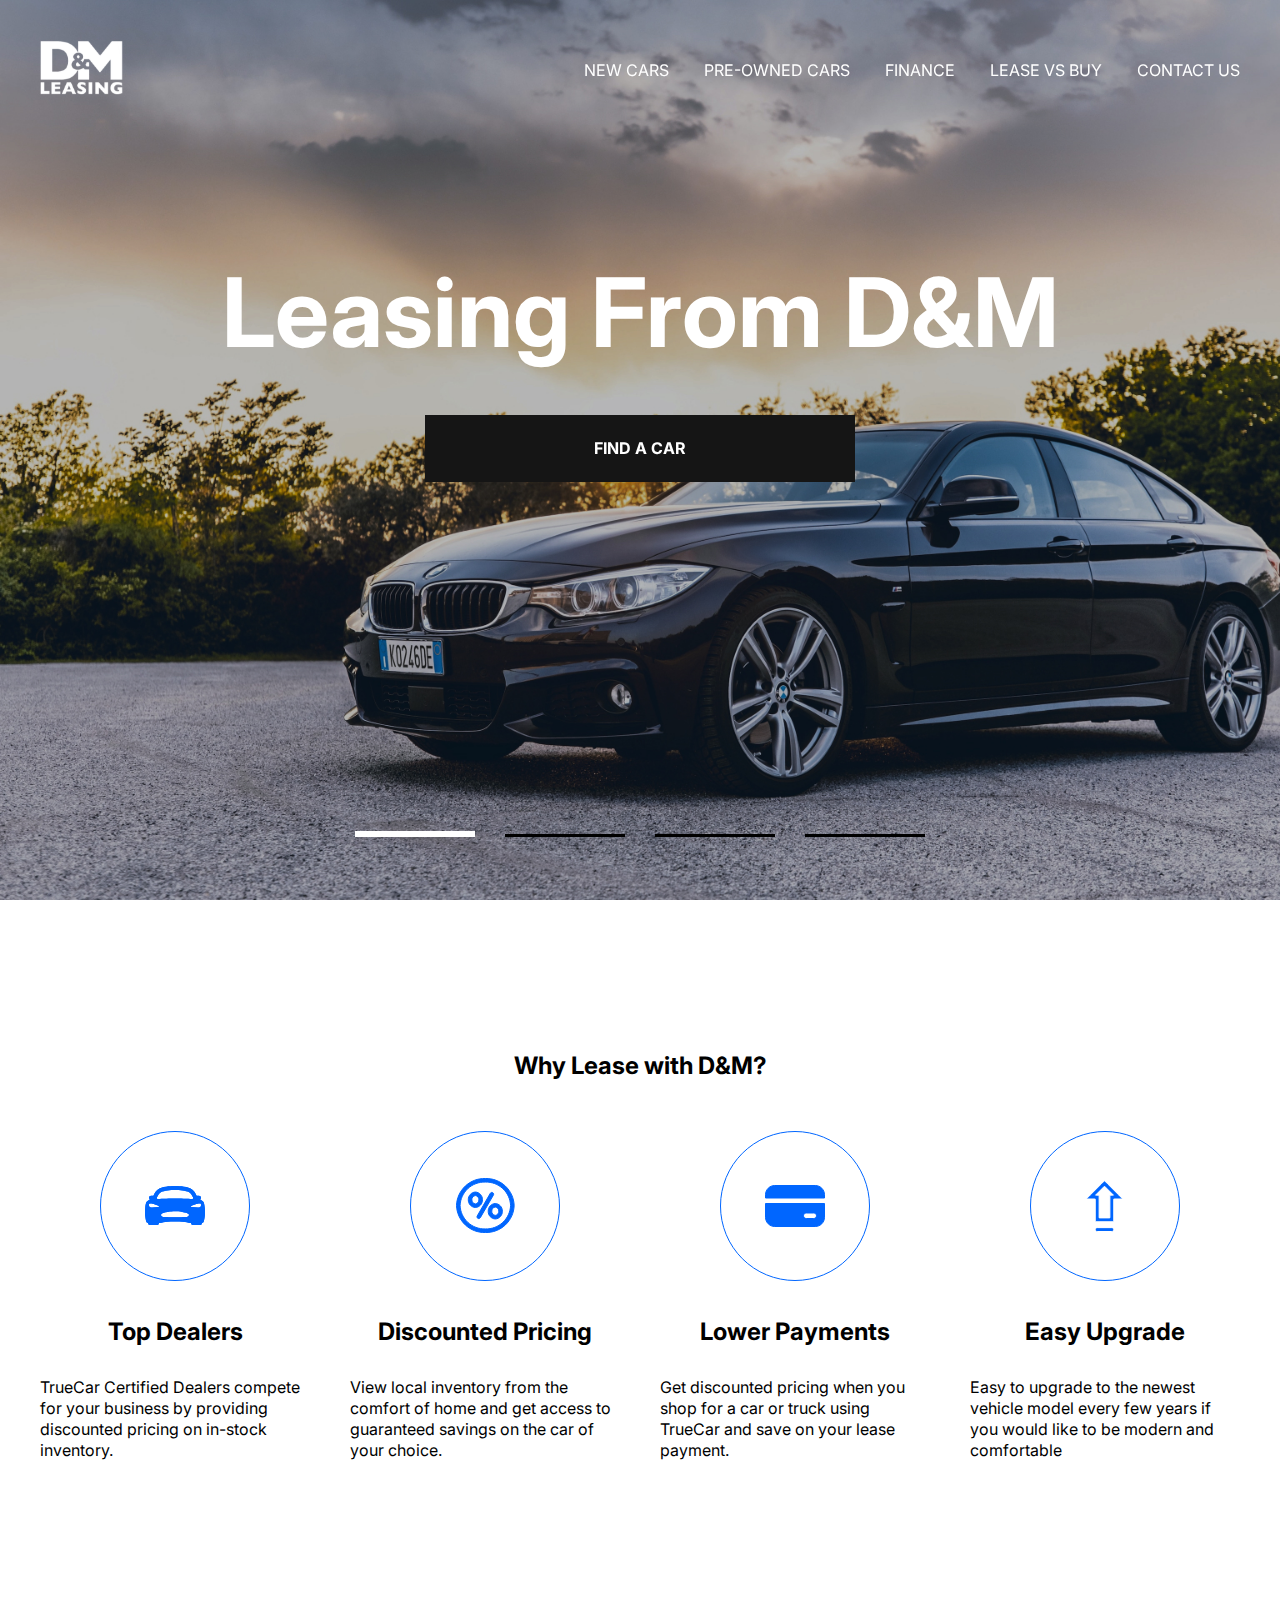
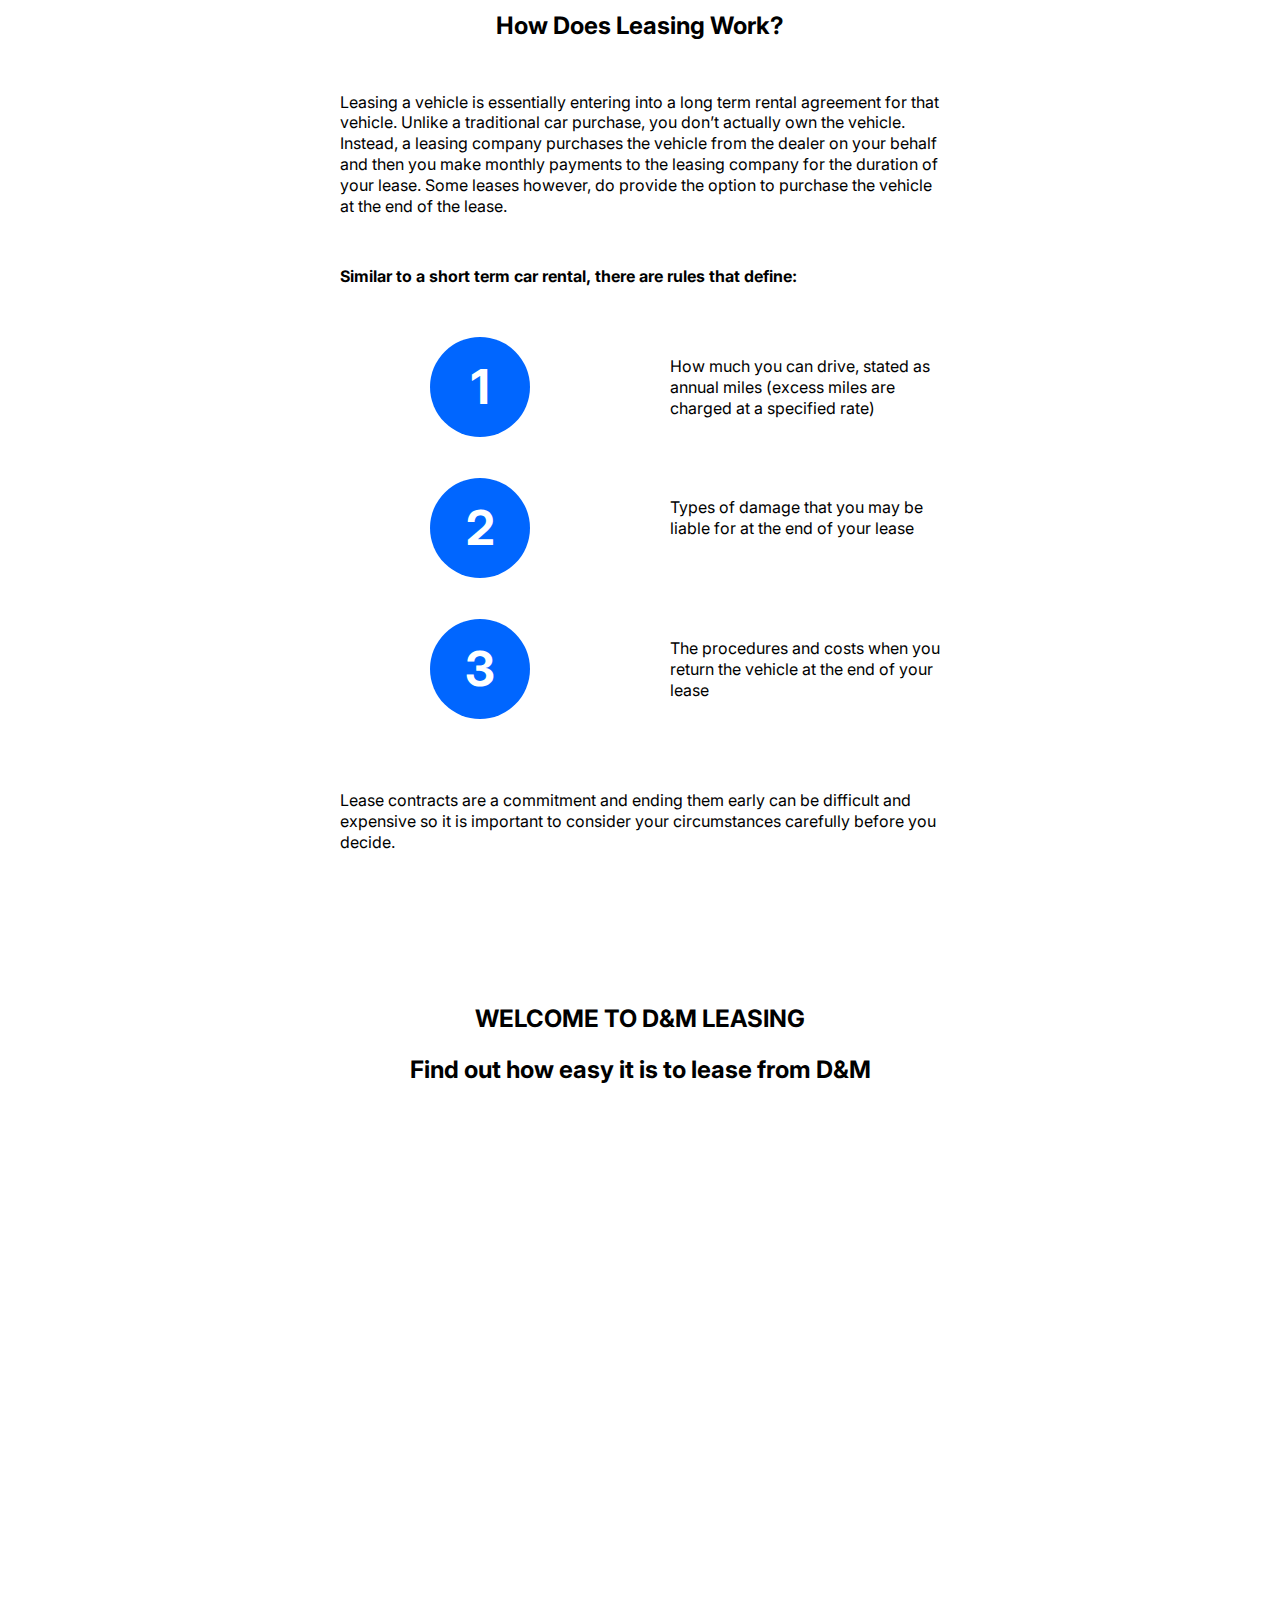
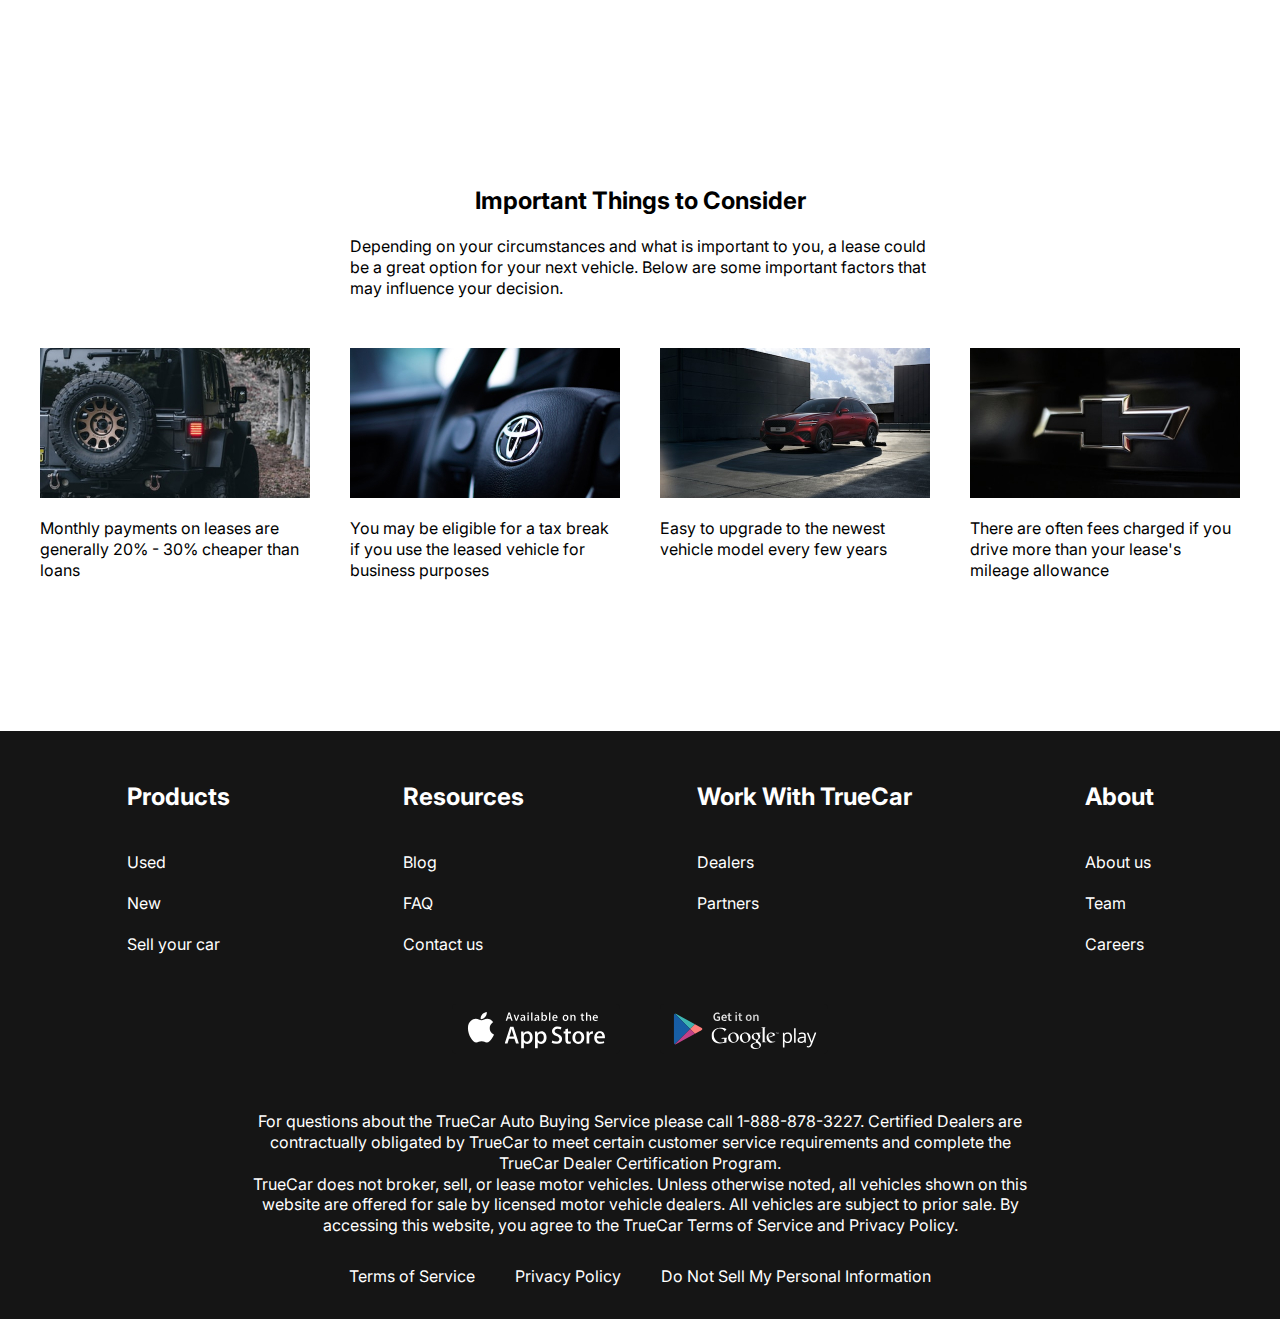
<file: index.html>
<!DOCTYPE html>
<html lang="en">

<head>
    <meta charset="UTF-8">
    <meta name="viewport" content="width=device-width, initial-scale=1.0">
    <title>Document</title>
    <link rel="preconnect" href="https://fonts.googleapis.com">
    <link rel="preconnect" href="https://fonts.gstatic.com" crossorigin>
    <link href="https://fonts.googleapis.com/css2?family=Inter:wght@400;700&display=swap" rel="stylesheet">
    <link rel="stylesheet" href="https://cdn.jsdelivr.net/npm/swiper@10/swiper-bundle.min.css" />
    <link rel="stylesheet" href="css/style.css">
</head>

<body>
    <div class="wrapper">
        <header class="header header-main">
            <div class="container">
                <div class="header__inner">
                    <a href="#" class="logo">
                        <img src="images/logo.svg" alt="" class="logo___img">
                    </a>
                    <nav class="menu">
                        <button class="menu__btn">
                            <span></span>
                            <span></span>
                            <span></span>
                        </button>
                        <ul class="menu__list">
                            <li class="menu__list-item"><a href="catalog.html" class="menu__list-link">NEW CARS</a></li>
                            <li class="menu__list-item"><a href="#" class="menu__list-link">PRE-OWNED CARS</a></li>
                            <li class="menu__list-item"><a href="#" class="menu__list-link">FINANCE</a></li>
                            <li class="menu__list-item"><a href="#" class="menu__list-link">LEASE VS BUY</a></li>
                            <li class="menu__list-item"><a href="contacts.html" class="menu__list-link">CONTACT US</a>
                            </li>
                        </ul>
                    </nav>
                </div>
            </div>
        </header>
        <main class="main">
            <section class="top">
                <div class="container">
                    <h1 class="title">Leasing From D&M</h1>
                    <a href="#" class="top__link">FIND A CAR</a>
                </div>
            </section>
            <div class="slider">
                <div class="swiper">
                    <div class="swiper-wrapper">
                        <div class="swiper-slide" style="background-image: url(images/slide-1.jpg);"></div>
                        <div class="swiper-slide" style="background-image: url(images/slide-2.jpg);"></div>
                        <div class="swiper-slide" style="background-image: url(images/slide-1.jpg);"></div>
                        <div class="swiper-slide" style="background-image: url(images/slide-2.jpg);"></div>
                    </div>
                    <div class="swiper-pagination"></div>
                </div>
            </div>
            <section class="why-lease">
                <div class="container">
                    <h2 class="section-title">Why Lease with D&M?</h2>
                    <ul class="why-lease__list">
                        <li class="why-lease__item">
                            <img src="images/why-lease-1.svg" class="why-lease__item-img" alt="">
                            <h3 class="why-lease__item-title">Top Dealers</h3>
                            <p class="why-lease__item-text">TrueCar Certified Dealers compete for your business by
                                providing discounted pricing on in-stock inventory.</p>
                        </li>
                        <li class="why-lease__item">
                            <img src="images/why-lease-2.svg" class="why-lease__item-img" alt="">
                            <h3 class="why-lease__item-title">Discounted Pricing</h3>
                            <p class="why-lease__item-text">View local inventory from the comfort of home and get access
                                to guaranteed savings on the car of your choice.</p>
                        </li>
                        <li class="why-lease__item">
                            <img src="images/why-lease-3.svg" class="why-lease__item-img" alt="">
                            <h3 class="why-lease__item-title">Lower Payments</h3>
                            <p class="why-lease__item-text">Get discounted pricing when you shop for a car or truck
                                using TrueCar and save on your lease payment.</p>
                        </li>
                        <li class="why-lease__item">
                            <img src="images/why-lease-4.svg" class="why-lease__item-img" alt="">
                            <h3 class="why-lease__item-title">Easy Upgrade</h3>
                            <p class="why-lease__item-text">Easy to upgrade to the newest vehicle model every few years
                                if you would like to be modern and comfortable</p>
                        </li>
                    </ul>
                </div>
            </section>
            <section class="rules">
                <div class="container">
                    <div class="rules__inner">
                        <h2 class="section-title">How Does Leasing Work?</h2>
                        <p class="rules-text">Leasing a vehicle is essentially entering into a long term rental
                            agreement for that vehicle. Unlike a traditional car purchase, you don’t actually own the
                            vehicle. Instead, a leasing company purchases the vehicle from the dealer on your behalf and
                            then you make monthly payments to the leasing company for the duration of your lease. Some
                            leases however, do provide the option to purchase the vehicle at the end of the lease.</p>
                        <h4 class="rules-title">Similar to a short term car rental, there are rules that define:</h4>
                        <ol class="rules-list">
                            <li class="rules-item">How much you can drive, stated as annual miles (excess miles are
                                charged at a specified rate)</li>
                            <li class="rules-item">Types of damage that you may be liable for at the end of your lease
                            </li>
                            <li class="rules-item">The procedures and costs when you return the vehicle at the end of
                                your lease</li>
                        </ol>
                        <p class="rules-text">Lease contracts are a commitment and ending them early can be difficult
                            and expensive so it is important to consider your circumstances carefully before you decide.
                        </p>
                    </div>
                </div>
            </section>
            <section class="main-video">
                <div class="container">
                    <h2 class="section-title video__title">WELCOME TO D&M LEASING</h2>
                    <p class="video__text">Find out how easy it is to lease from D&M</p>
                    <iframe class="video__content" width="1000" height="500"
                        src="https://www.youtube.com/embed/WL2juWE-fD0?si=9ReeLLH0mcFbjusT" title="YouTube video player"
                        frameborder="0"
                        allow="accelerometer; autoplay; clipboard-write; encrypted-media; gyroscope; picture-in-picture; web-share"
                        allowfullscreen></iframe>
                </div>
            </section>
            <section class="important">
                <div class="container">
                    <h2 class="section-title important-title">
                        Important Things to Consider
                    </h2>
                    <p class="important-text">Depending on your circumstances and what is important to you, a lease
                        could be a great option for your next vehicle. Below are some important factors that may
                        influence your decision.</p>
                    <ul class="important__list">
                        <li class="important__item">
                            <img src="images/imp-1.jpg" alt="" class="important__item-img">
                            <p class="important__item-text">Monthly payments on leases are generally 20% - 30% cheaper
                                than loans</p>
                        </li>
                        <li class="important__item">
                            <img src="images/imp-2.jpg" alt="" class="important__item-img">
                            <p class="important__item-text">You may be eligible for a tax break if you use the leased
                                vehicle for business purposes</p>
                        </li>
                        <li class="important__item">
                            <img src="images/imp-3.jpg" alt="" class="important__item-img">
                            <p class="important__item-text">Easy to upgrade to the newest vehicle model every few years
                            </p>
                        </li>
                        <li class="important__item">
                            <img src="images/imp-4.jpg" alt="" class="important__item-img">
                            <p class="important__item-text">There are often fees charged if you drive more than your
                                lease's mileage allowance</p>
                        </li>
                    </ul>
                </div>
            </section>
        </main>
        <footer class="footer">
            <div class="container">
                <nav class="footer__menu">
                    <ul class="footer__menu-list">
                        <li class="footer_menu-item">
                            <p class="footer__menu-title">Products</p>
                        </li>
                        <li class="footer_menu-item"><a href="#" class="footer__menu-link">Used</a></li>
                        <li class="footer_menu-item"><a href="#" class="footer__menu-link">New</a></li>
                        <li class="footer_menu-item"><a href="#" class="footer__menu-link">Sell your car</a></li>
                    </ul>
                    <ul class="footer__menu-list">
                        <li class="footer_menu-item">
                            <p class="footer__menu-title">Resources</p>
                        </li>
                        <li class="footer_menu-item"><a href="#" class="footer__menu-link">Blog</a></li>
                        <li class="footer_menu-item"><a href="#" class="footer__menu-link">FAQ</a></li>
                        <li class="footer_menu-item"><a href="#" class="footer__menu-link">Contact us</a></li>
                    </ul>
                    <ul class="footer__menu-list">
                        <li class="footer_menu-item">
                            <p class="footer__menu-title">Work With TrueCar</p>
                        </li>
                        <li class="footer_menu-item"><a href="#" class="footer__menu-link">Dealers</a></li>
                        <li class="footer_menu-item"><a href="#" class="footer__menu-link">Partners</a></li>
                    </ul>
                    <ul class="footer__menu-list">
                        <li class="footer_menu-item">
                            <p class="footer__menu-title">About</p>
                        </li>
                        <li class="footer_menu-item"><a href="#" class="footer__menu-link">About us</a></li>
                        <li class="footer_menu-item"><a href="#" class="footer__menu-link">Team</a></li>
                        <li class="footer_menu-item"><a href="#" class="footer__menu-link">Careers</a></li>
                    </ul>
                </nav>
                <ul class="app">
                    <li class="app__item">
                        <a href="#" class="app__item-link">
                            <img class="app__item-img" src="images/appstore.svg" alt="">
                        </a>
                    </li>
                    <li class="app__item">
                        <a href="#" class="app__item-link">
                            <img class="app__item-img" src="images/googleplay.svg" alt="">
                        </a>
                    </li>
                </ul>
                <div class="footer__copy">
                    <p class="footer__copy-text">For questions about the TrueCar Auto Buying Service please call
                        1-888-878-3227.
                        Certified Dealers are contractually obligated by TrueCar to meet certain customer service
                        requirements and complete the TrueCar Dealer Certification Program.</p>
                    <p class="footer__copy-text">TrueCar does not broker, sell, or lease motor vehicles. Unless
                        otherwise noted, all vehicles shown on this website are offered for sale by licensed motor
                        vehicle dealers. All vehicles are subject to prior sale. By accessing this website, you agree to
                        the TrueCar Terms of Service and Privacy Policy.</p>
                </div>
                <div class="copy__nav">
                    <ul class="copy__nav-list">
                        <li class="copy__nav-item"><a href="#" class="copy__nav-link">Terms of Service</a></li>
                        <li class="copy__nav-item"><a href="#" class="copy__nav-link">Privacy Policy</a></li>
                        <li class="copy__nav-item"><a href="#" class="copy__nav-link">Do Not Sell My Personal
                                Information</a></li>
                    </ul>
                </div>
            </div>
        </footer>
    </div>

    <script src="https://cdn.jsdelivr.net/npm/swiper@10/swiper-bundle.min.js"></script>
    <script src="js/main.js"></script>
</body>

</html>
</file>
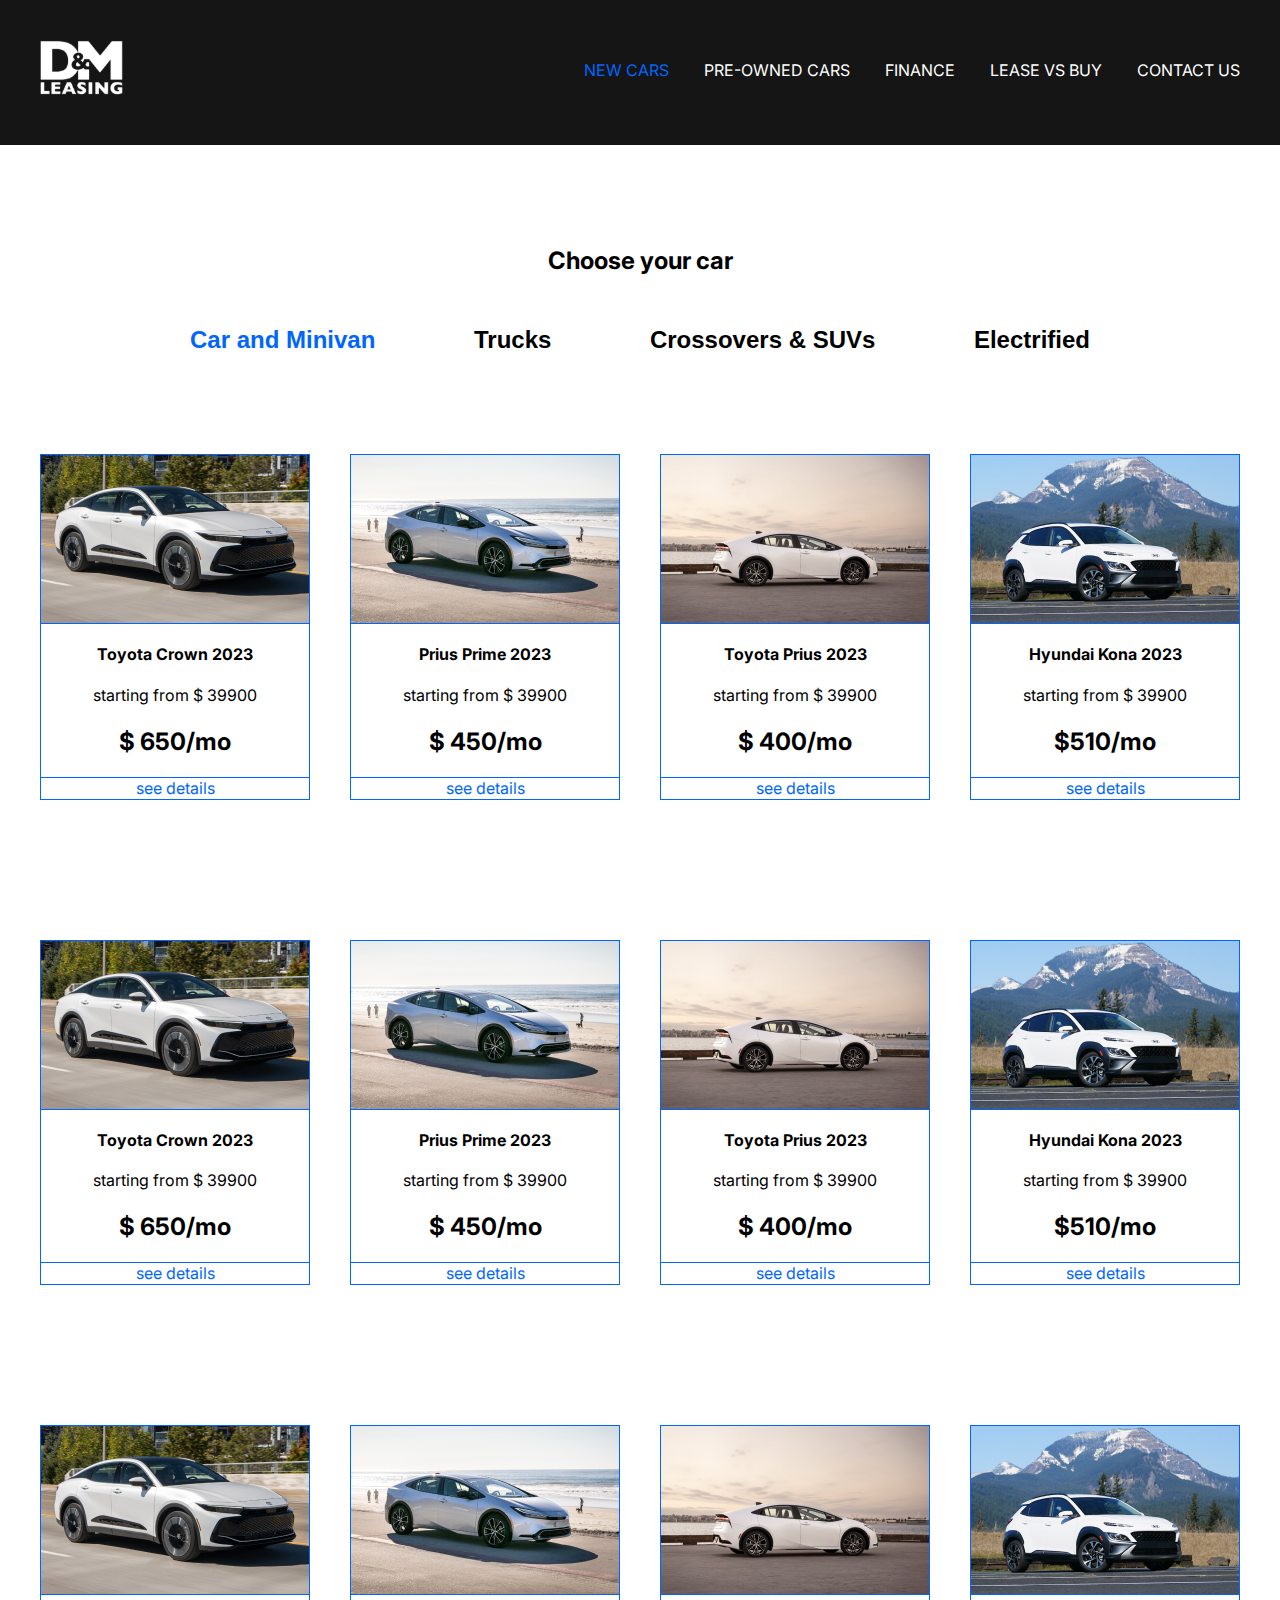
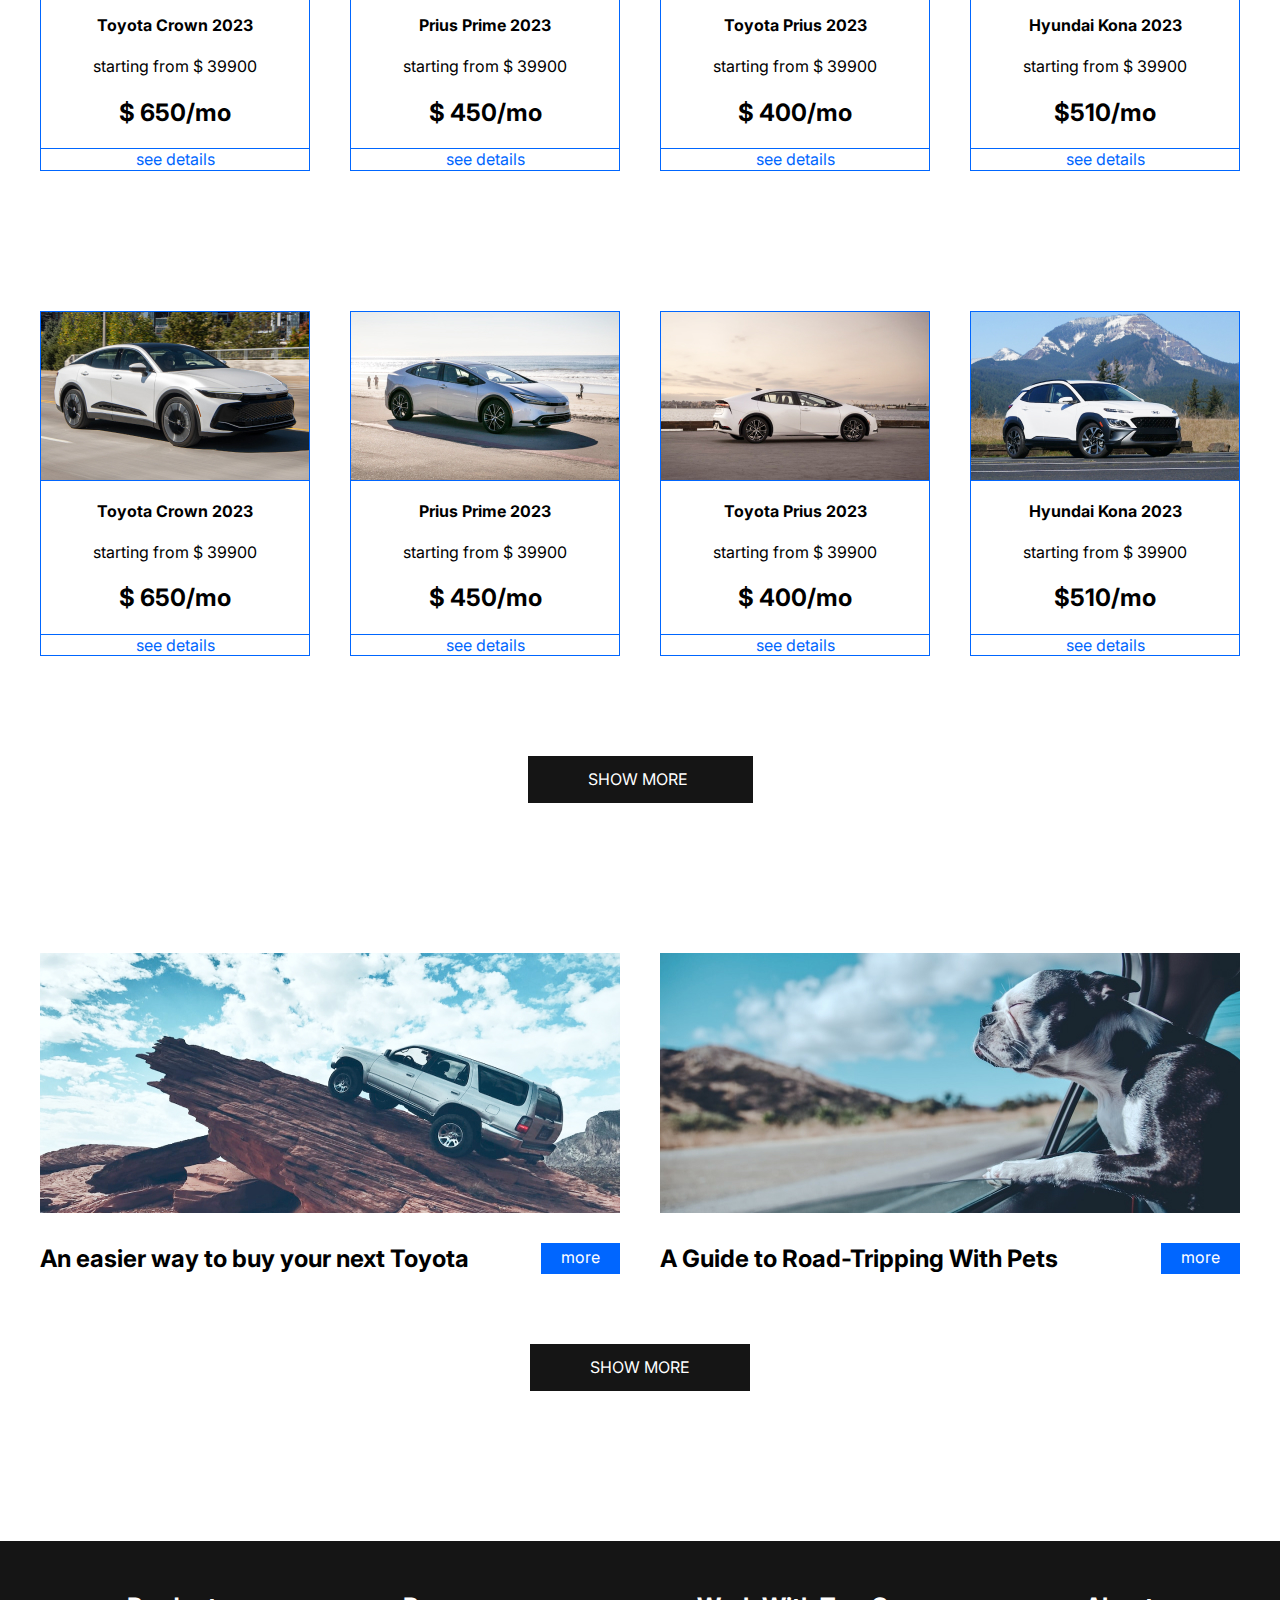
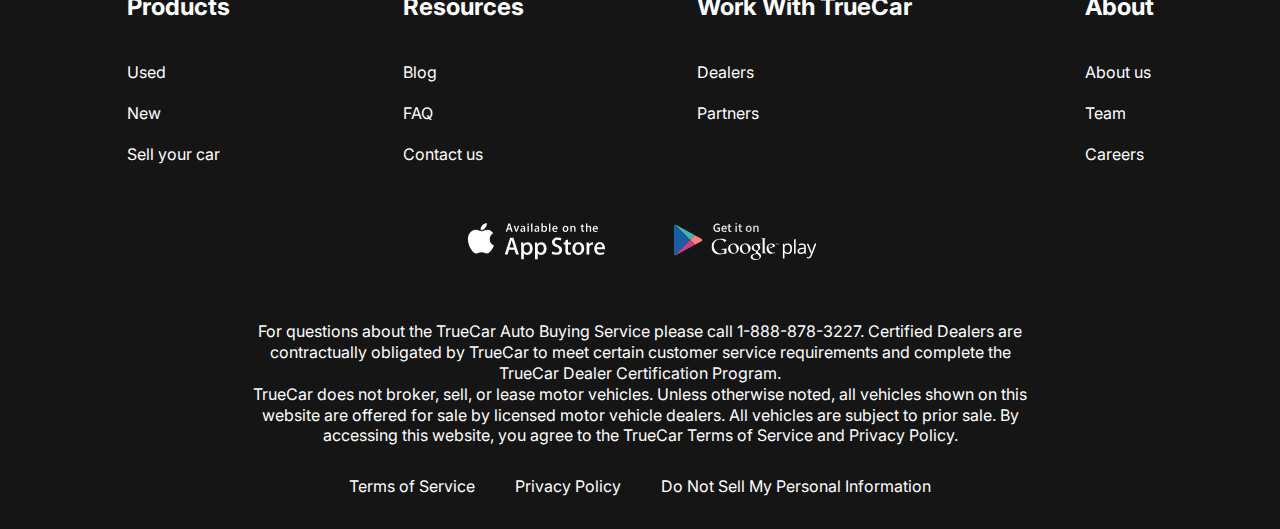
<file: catalog.html>
<!DOCTYPE html>
<html lang="en">

<head>
    <meta charset="UTF-8">
    <meta name="viewport" content="width=device-width, initial-scale=1.0">
    <title>Document</title>
    <link rel="preconnect" href="https://fonts.googleapis.com">
    <link rel="preconnect" href="https://fonts.gstatic.com" crossorigin>
    <link href="https://fonts.googleapis.com/css2?family=Inter:wght@400;700&display=swap" rel="stylesheet">
    <link rel="stylesheet" href="css/style.css">
</head>

<body>
    <div class="wrapper">
        <header class="header">
            <div class="container">
                <div class="header__inner">
                    <a href="index.html" class="logo">
                        <img src="images/logo.svg" alt="" class="logo___img">
                    </a>
                    <nav class="menu">
                        <button class="menu__btn">
                            <span></span>
                            <span></span>
                            <span></span>
                        </button>
                        <ul class="menu__list">
                            <li class="menu__list-item"><a href="#" class="menu__list-link menu__list-link--active">NEW
                                    CARS</a></li>
                            <li class="menu__list-item"><a href="#" class="menu__list-link">PRE-OWNED CARS</a></li>
                            <li class="menu__list-item"><a href="#" class="menu__list-link">FINANCE</a></li>
                            <li class="menu__list-item"><a href="#" class="menu__list-link">LEASE VS BUY</a></li>
                            <li class="menu__list-item"><a href="contacts.html" class="menu__list-link">CONTACT US</a>
                            </li>
                        </ul>
                    </nav>
                </div>
            </div>
        </header>
        <main class="main">
            <section class="catalog">
                <div class="container">
                    <h2 class="section-title">Choose your car</h2>
                    <div class="tabs">
                        <div class="tabs__btn">
                            <button class="tabs__btn-item tabs__btn-item--active" data-button="content-1">Car and
                                Minivan</button>
                            <button class="tabs__btn-item" data-button="content-2">Trucks</button>
                            <button class="tabs__btn-item" data-button="content-3">Crossovers & SUVs</button>
                            <button class="tabs__btn-item" data-button="content-4">Electrified</button>
                        </div>
                        <div class="tabs__content">
                            <div class="tabs__content-item tabs__content-item--active" id="content-1">
                                <div class="card">
                                    <img src="images/card-1.jpg" alt="" class="card__img">
                                    <div class="card__content">
                                        <h4 class="card-title">Toyota Crown 2023</h4>
                                        <p class="card-text">starting from $ 39900</p>
                                        <p class="card-price">$ 650/mo</p>
                                    </div>
                                    <a href="#" class="card-link">see details</a>
                                </div>
                                <div class="card">
                                    <img src="images/card-2.jpg" alt="" class="card__img">
                                    <div class="card__content">
                                        <h4 class="card-title">Prius Prime 2023</h4>
                                        <p class="card-text">starting from $ 39900</p>
                                        <p class="card-price"> $ 450/mo</p>
                                    </div>
                                    <a href="#" class="card-link">see details</a>

                                </div>
                                <div class="card">
                                    <img src="images/card-3.jpg" alt="" class="card__img">
                                    <div class="card__content">
                                        <h4 class="card-title">Toyota Prius 2023</h4>
                                        <p class="card-text">starting from $ 39900</p>
                                        <p class="card-price"> $ 400/mo</p>
                                    </div>
                                    <a href="#" class="card-link">see details</a>

                                </div>
                                <div class="card">
                                    <img src="images/card-4.jpg" alt="" class="card__img">
                                    <div class="card__content">
                                        <h4 class="card-title">Hyundai Kona 2023</h4>
                                        <p class="card-text">starting from $ 39900</p>
                                        <p class="card-price">$510/mo</p>
                                    </div>
                                    <a href="#" class="card-link">see details</a>

                                </div>
                                <div class="card">
                                    <img src="images/card-1.jpg" alt="" class="card__img">
                                    <div class="card__content">
                                        <h4 class="card-title">Toyota Crown 2023</h4>
                                        <p class="card-text">starting from $ 39900</p>
                                        <p class="card-price">$ 650/mo</p>
                                    </div>
                                    <a href="#" class="card-link">see details</a>

                                </div>
                                <div class="card">
                                    <img src="images/card-2.jpg" alt="" class="card__img">
                                    <div class="card__content">
                                        <h4 class="card-title">Prius Prime 2023</h4>
                                        <p class="card-text">starting from $ 39900</p>
                                        <p class="card-price"> $ 450/mo</p>
                                    </div>
                                    <a href="#" class="card-link">see details</a>

                                </div>
                                <div class="card">
                                    <img src="images/card-3.jpg" alt="" class="card__img">
                                    <div class="card__content">
                                        <h4 class="card-title">Toyota Prius 2023</h4>
                                        <p class="card-text">starting from $ 39900</p>
                                        <p class="card-price"> $ 400/mo</p>
                                    </div>
                                    <a href="#" class="card-link">see details</a>

                                </div>
                                <div class="card">
                                    <img src="images/card-4.jpg" alt="" class="card__img">
                                    <div class="card__content">
                                        <h4 class="card-title">Hyundai Kona 2023</h4>
                                        <p class="card-text">starting from $ 39900</p>
                                        <p class="card-price">$510/mo</p>
                                    </div>
                                    <a href="#" class="card-link">see details</a>

                                </div>
                                <div class="card">
                                    <img src="images/card-1.jpg" alt="" class="card__img">
                                    <div class="card__content">
                                        <h4 class="card-title">Toyota Crown 2023</h4>
                                        <p class="card-text">starting from $ 39900</p>
                                        <p class="card-price">$ 650/mo</p>
                                    </div>
                                    <a href="#" class="card-link">see details</a>

                                </div>
                                <div class="card">
                                    <img src="images/card-2.jpg" alt="" class="card__img">
                                    <div class="card__content">
                                        <h4 class="card-title">Prius Prime 2023</h4>
                                        <p class="card-text">starting from $ 39900</p>
                                        <p class="card-price"> $ 450/mo</p>
                                    </div>
                                    <a href="#" class="card-link">see details</a>

                                </div>
                                <div class="card">
                                    <img src="images/card-3.jpg" alt="" class="card__img">
                                    <div class="card__content">
                                        <h4 class="card-title">Toyota Prius 2023</h4>
                                        <p class="card-text">starting from $ 39900</p>
                                        <p class="card-price"> $ 400/mo</p>
                                    </div>
                                    <a href="#" class="card-link">see details</a>

                                </div>
                                <div class="card">
                                    <img src="images/card-4.jpg" alt="" class="card__img">
                                    <div class="card__content">
                                        <h4 class="card-title">Hyundai Kona 2023</h4>
                                        <p class="card-text">starting from $ 39900</p>
                                        <p class="card-price">$510/mo</p>
                                    </div>
                                    <a href="#" class="card-link">see details</a>

                                </div>
                                <div class="card">
                                    <img src="images/card-1.jpg" alt="" class="card__img">
                                    <div class="card__content">
                                        <h4 class="card-title">Toyota Crown 2023</h4>
                                        <p class="card-text">starting from $ 39900</p>
                                        <p class="card-price">$ 650/mo</p>
                                    </div>
                                    <a href="#" class="card-link">see details</a>

                                </div>
                                <div class="card">
                                    <img src="images/card-2.jpg" alt="" class="card__img">
                                    <div class="card__content">
                                        <h4 class="card-title">Prius Prime 2023</h4>
                                        <p class="card-text">starting from $ 39900</p>
                                        <p class="card-price"> $ 450/mo</p>
                                    </div>
                                    <a href="#" class="card-link">see details</a>

                                </div>
                                <div class="card">
                                    <img src="images/card-3.jpg" alt="" class="card__img">
                                    <div class="card__content">
                                        <h4 class="card-title">Toyota Prius 2023</h4>
                                        <p class="card-text">starting from $ 39900</p>
                                        <p class="card-price"> $ 400/mo</p>
                                    </div>
                                    <a href="#" class="card-link">see details</a>

                                </div>
                                <div class="card">
                                    <img src="images/card-4.jpg" alt="" class="card__img">
                                    <div class="card__content">
                                        <h4 class="card-title">Hyundai Kona 2023</h4>
                                        <p class="card-text">starting from $ 39900</p>
                                        <p class="card-price">$510/mo</p>
                                    </div>
                                    <a href="#" class="card-link">see details</a>

                                </div>
                            </div>
                            <div class="tabs__content-item" id="content-2">
                                <div class="card">
                                    <img src="images/card-1.jpg" alt="" class="card__img">
                                    <div class="card__content">
                                        <h4 class="card-title">Toyota Crown 2023</h4>
                                        <p class="card-text">starting from $ 39900</p>
                                        <p class="card-price">$ 650/mo</p>
                                    </div>
                                    <a href="#" class="card-link">see details</a>
                                </div>
                                <div class="card">
                                    <img src="images/card-1.jpg" alt="" class="card__img">
                                    <div class="card__content">
                                        <h4 class="card-title">Toyota Crown 2023</h4>
                                        <p class="card-text">starting from $ 39900</p>
                                        <p class="card-price">$ 650/mo</p>
                                    </div>
                                    <a href="#" class="card-link">see details</a>
                                </div>
                                <div class="card">
                                    <img src="images/card-1.jpg" alt="" class="card__img">
                                    <div class="card__content">
                                        <h4 class="card-title">Toyota Crown 2023</h4>
                                        <p class="card-text">starting from $ 39900</p>
                                        <p class="card-price">$ 650/mo</p>
                                    </div>
                                    <a href="#" class="card-link">see details</a>
                                </div>
                                <div class="card">
                                    <img src="images/card-1.jpg" alt="" class="card__img">
                                    <div class="card__content">
                                        <h4 class="card-title">Toyota Crown 2023</h4>
                                        <p class="card-text">starting from $ 39900</p>
                                        <p class="card-price">$ 650/mo</p>
                                    </div>
                                    <a href="#" class="card-link">see details</a>
                                </div>
                            </div>
                            <div class="tabs__content-item" id="content-3">
                                <div class="card">
                                    <img src="images/card-1.jpg" alt="" class="card__img">
                                    <div class="card__content">
                                        <h4 class="card-title">Toyota Crown 2023</h4>
                                        <p class="card-text">starting from $ 39900</p>
                                        <p class="card-price">$ 650/mo</p>
                                    </div>
                                    <a href="#" class="card-link">see details</a>
                                </div>
                                <div class="card">
                                    <img src="images/card-1.jpg" alt="" class="card__img">
                                    <div class="card__content">
                                        <h4 class="card-title">Toyota Crown 2023</h4>
                                        <p class="card-text">starting from $ 39900</p>
                                        <p class="card-price">$ 650/mo</p>
                                    </div>
                                    <a href="#" class="card-link">see details</a>
                                </div>
                                <div class="card">
                                    <img src="images/card-1.jpg" alt="" class="card__img">
                                    <div class="card__content">
                                        <h4 class="card-title">Toyota Crown 2023</h4>
                                        <p class="card-text">starting from $ 39900</p>
                                        <p class="card-price">$ 650/mo</p>
                                    </div>
                                    <a href="#" class="card-link">see details</a>
                                </div>
                                <div class="card">
                                    <img src="images/card-1.jpg" alt="" class="card__img">
                                    <div class="card__content">
                                        <h4 class="card-title">Toyota Crown 2023</h4>
                                        <p class="card-text">starting from $ 39900</p>
                                        <p class="card-price">$ 650/mo</p>
                                    </div>
                                    <a href="#" class="card-link">see details</a>
                                </div>
                                <div class="card">
                                    <img src="images/card-1.jpg" alt="" class="card__img">
                                    <div class="card__content">
                                        <h4 class="card-title">Toyota Crown 2023</h4>
                                        <p class="card-text">starting from $ 39900</p>
                                        <p class="card-price">$ 650/mo</p>
                                    </div>
                                    <a href="#" class="card-link">see details</a>
                                </div>
                                <div class="card">
                                    <img src="images/card-1.jpg" alt="" class="card__img">
                                    <div class="card__content">
                                        <h4 class="card-title">Toyota Crown 2023</h4>
                                        <p class="card-text">starting from $ 39900</p>
                                        <p class="card-price">$ 650/mo</p>
                                    </div>
                                    <a href="#" class="card-link">see details</a>
                                </div>
                                <div class="card">
                                    <img src="images/card-1.jpg" alt="" class="card__img">
                                    <div class="card__content">
                                        <h4 class="card-title">Toyota Crown 2023</h4>
                                        <p class="card-text">starting from $ 39900</p>
                                        <p class="card-price">$ 650/mo</p>
                                    </div>
                                    <a href="#" class="card-link">see details</a>
                                </div>
                                <div class="card">
                                    <img src="images/card-1.jpg" alt="" class="card__img">
                                    <div class="card__content">
                                        <h4 class="card-title">Toyota Crown 2023</h4>
                                        <p class="card-text">starting from $ 39900</p>
                                        <p class="card-price">$ 650/mo</p>
                                    </div>
                                    <a href="#" class="card-link">see details</a>
                                </div>
                            </div>
                            <div class="tabs__content-item" id="content-4">
                                <div class="card">
                                    <img src="images/card-1.jpg" alt="" class="card__img">
                                    <div class="card__content">
                                        <h4 class="card-title">Toyota Crown 2023</h4>
                                        <p class="card-text">starting from $ 39900</p>
                                        <p class="card-price">$ 650/mo</p>
                                    </div>
                                    <a href="#" class="card-link">see details</a>
                                </div>
                                <div class="card">
                                    <img src="images/card-1.jpg" alt="" class="card__img">
                                    <div class="card__content">
                                        <h4 class="card-title">Toyota Crown 2023</h4>
                                        <p class="card-text">starting from $ 39900</p>
                                        <p class="card-price">$ 650/mo</p>
                                    </div>
                                    <a href="#" class="card-link">see details</a>
                                </div>
                                <div class="card">
                                    <img src="images/card-1.jpg" alt="" class="card__img">
                                    <div class="card__content">
                                        <h4 class="card-title">Toyota Crown 2023</h4>
                                        <p class="card-text">starting from $ 39900</p>
                                        <p class="card-price">$ 650/mo</p>
                                    </div>
                                    <a href="#" class="card-link">see details</a>
                                </div>
                                <div class="card">
                                    <img src="images/card-1.jpg" alt="" class="card__img">
                                    <div class="card__content">
                                        <h4 class="card-title">Toyota Crown 2023</h4>
                                        <p class="card-text">starting from $ 39900</p>
                                        <p class="card-price">$ 650/mo</p>
                                    </div>
                                    <a href="#" class="card-link">see details</a>
                                </div>
                            </div>
                        </div>
                    </div>
                    <a class="section-btn">SHOW MORE</a>
                </div>
            </section>
            <section class="blog">
                <div class="container">
                    <div class="blog__items">
                        <div class="blog-item">
                            <img src="images/blog-1.jpg" alt="" class="blog__item-img">
                            <h4 class="blog__item-title">An easier way to buy your next Toyota</h4>
                            <a href="#" class="blog__item-link">more</a>
                        </div>
                        <div class="blog-item">
                            <img src="images/blog-2.jpg" alt="" class="blog__item-img">
                            <h4 class="blog__item-title">A Guide to Road-Tripping With Pets</h4>
                            <a href="#" class="blog__item-link">more</a>
                        </div>
                    </div>

                </div>
                <a class="section-btn">SHOW MORE</a>
            </section>
        </main>
        <footer class="footer">
            <div class="container">
                <nav class="footer__menu">
                    <ul class="footer__menu-list">
                        <li class="footer_menu-item">
                            <p class="footer__menu-title">Products</p>
                        </li>
                        <li class="footer_menu-item"><a href="#" class="footer__menu-link">Used</a></li>
                        <li class="footer_menu-item"><a href="#" class="footer__menu-link">New</a></li>
                        <li class="footer_menu-item"><a href="#" class="footer__menu-link">Sell your car</a></li>
                    </ul>
                    <ul class="footer__menu-list">
                        <li class="footer_menu-item">
                            <p class="footer__menu-title">Resources</p>
                        </li>
                        <li class="footer_menu-item"><a href="#" class="footer__menu-link">Blog</a></li>
                        <li class="footer_menu-item"><a href="#" class="footer__menu-link">FAQ</a></li>
                        <li class="footer_menu-item"><a href="#" class="footer__menu-link">Contact us</a></li>
                    </ul>
                    <ul class="footer__menu-list">
                        <li class="footer_menu-item">
                            <p class="footer__menu-title">Work With TrueCar</p>
                        </li>
                        <li class="footer_menu-item"><a href="#" class="footer__menu-link">Dealers</a></li>
                        <li class="footer_menu-item"><a href="#" class="footer__menu-link">Partners</a></li>
                    </ul>
                    <ul class="footer__menu-list">
                        <li class="footer_menu-item">
                            <p class="footer__menu-title">About</p>
                        </li>
                        <li class="footer_menu-item"><a href="#" class="footer__menu-link">About us</a></li>
                        <li class="footer_menu-item"><a href="#" class="footer__menu-link">Team</a></li>
                        <li class="footer_menu-item"><a href="#" class="footer__menu-link">Careers</a></li>
                    </ul>
                </nav>
                <ul class="app">
                    <li class="app__item">
                        <a href="#" class="app__item-link">
                            <img class="app__item-img" src="images/appstore.svg" alt="">
                        </a>
                    </li>
                    <li class="app__item">
                        <a href="#" class="app__item-link">
                            <img class="app__item-img" src="images/googleplay.svg" alt="">
                        </a>
                    </li>
                </ul>
                <div class="footer__copy">
                    <p class="footer__copy-text">For questions about the TrueCar Auto Buying Service please call
                        1-888-878-3227.
                        Certified Dealers are contractually obligated by TrueCar to meet certain customer service
                        requirements and complete the TrueCar Dealer Certification Program.</p>
                    <p class="footer__copy-text">TrueCar does not broker, sell, or lease motor vehicles. Unless
                        otherwise noted, all vehicles shown on this website are offered for sale by licensed motor
                        vehicle dealers. All vehicles are subject to prior sale. By accessing this website, you agree to
                        the TrueCar Terms of Service and Privacy Policy.</p>
                </div>
                <div class="copy__nav">
                    <ul class="copy__nav-list">
                        <li class="copy__nav-item"><a href="#" class="copy__nav-link">Terms of Service</a></li>
                        <li class="copy__nav-item"><a href="#" class="copy__nav-link">Privacy Policy</a></li>
                        <li class="copy__nav-item"><a href="#" class="copy__nav-link">Do Not Sell My Personal
                                Information</a></li>
                    </ul>
                </div>
            </div>
        </footer>
    </div>
    <script src="js/main.js"></script>
</body>

</html>
</file>
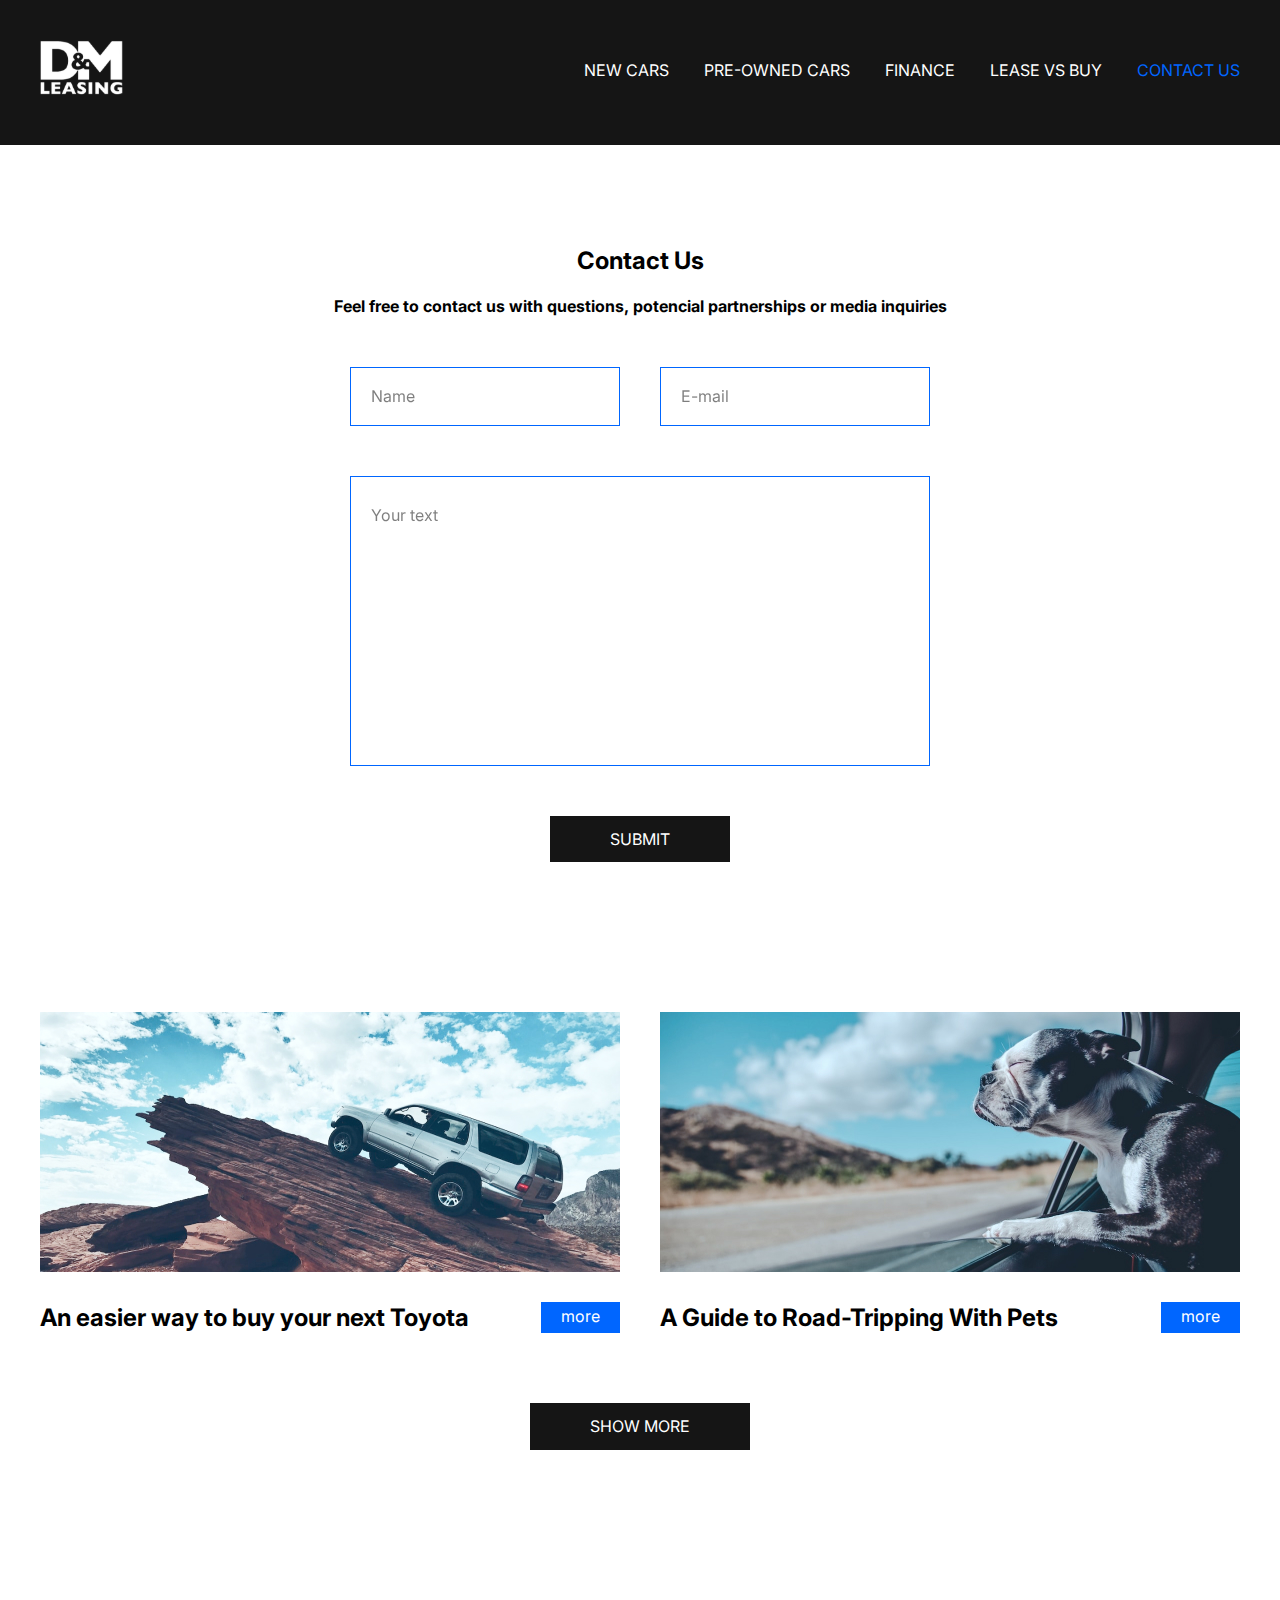
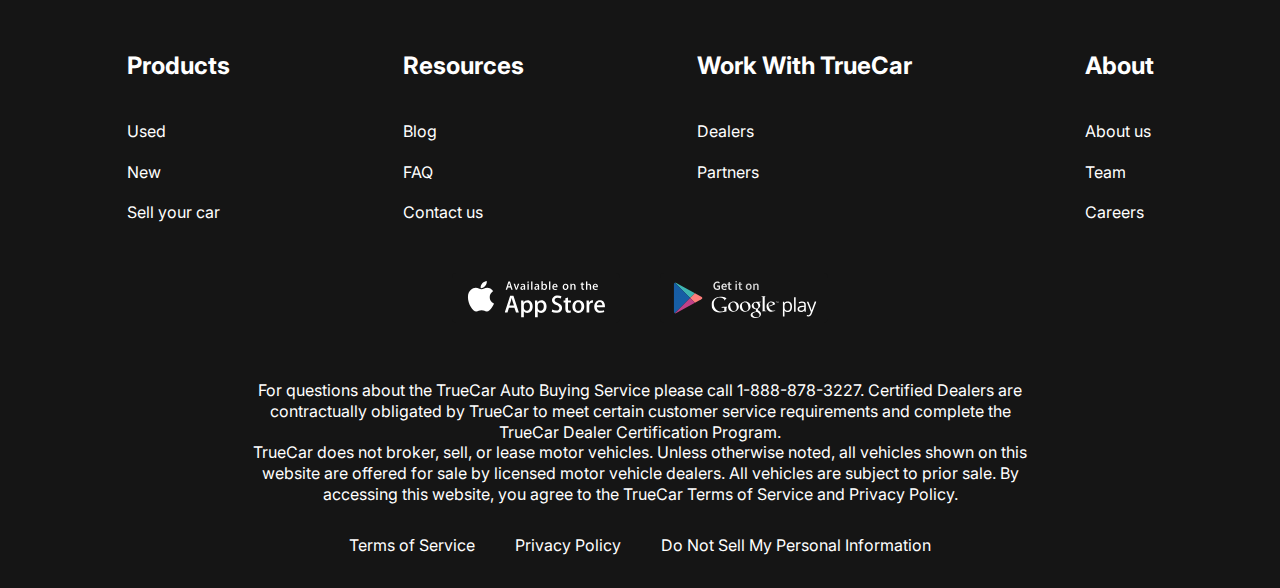
<file: contacts.html>
<!DOCTYPE html>
<html lang="en">

<head>
    <meta charset="UTF-8">
    <meta name="viewport" content="width=device-width, initial-scale=1.0">
    <title>Document</title>
    <link rel="preconnect" href="https://fonts.googleapis.com">
    <link rel="preconnect" href="https://fonts.gstatic.com" crossorigin>
    <link href="https://fonts.googleapis.com/css2?family=Inter:wght@400;700&display=swap" rel="stylesheet">
    <link rel="stylesheet" href="css/style.css">
</head>

<body>
    <div class="wrapper">
        <header class="header">
            <div class="container">
                <div class="header__inner">
                    <a href="index.html" class="logo">
                        <img src="images/logo.svg" alt="" class="logo___img">
                    </a>
                    <nav class="menu">
                        <button class="menu__btn">
                            <span></span>
                            <span></span>
                            <span></span>
                        </button>
                        <ul class="menu__list">
                            <li class="menu__list-item"><a href="catalog.html" class="menu__list-link">NEW CARS</a></li>
                            <li class="menu__list-item"><a href="#" class="menu__list-link">PRE-OWNED CARS</a></li>
                            <li class="menu__list-item"><a href="#" class="menu__list-link">FINANCE</a></li>
                            <li class="menu__list-item"><a href="#" class="menu__list-link">LEASE VS BUY</a></li>
                            <li class="menu__list-item"><a href="contacts.html"
                                    class="menu__list-link menu__list-link--active">CONTACT US</a>
                            </li>
                        </ul>
                    </nav>
                </div>
            </div>
        </header>
        <main class="main">
            <section class="contacts">
                <div class="container">
                    <h2 class="section-title contacts-title">Contact Us</h2>
                    <p class="contacts__text">Feel free to contact us with questions, potencial partnerships or media
                        inquiries</p>
                    <form class="contact-form">
                        <input class="contact-form__input" type="text" placeholder="Name">
                        <input class="contact-form__input" type="email" placeholder="E-mail">
                        <textarea class="contact-form__textarea" cols="30" rows="10" placeholder="Your text"></textarea>
                        <button class="btn">SUBMIT</button>
                    </form>
                </div>
            </section>
            <section class="blog">
                <div class="container">
                    <div class="blog__items">
                        <div class="blog-item">
                            <img src="images/blog-1.jpg" alt="" class="blog__item-img">
                            <h4 class="blog__item-title">An easier way to buy your next Toyota</h4>
                            <a href="#" class="blog__item-link">more</a>
                        </div>
                        <div class="blog-item">
                            <img src="images/blog-2.jpg" alt="" class="blog__item-img">
                            <h4 class="blog__item-title">A Guide to Road-Tripping With Pets</h4>
                            <a href="#" class="blog__item-link">more</a>
                        </div>
                    </div>
                </div>
                <a class="btn blog__link" href="#">SHOW MORE</a>
            </section>
        </main>
        <footer class="footer">
            <div class="container">
                <nav class="footer__menu">
                    <ul class="footer__menu-list">
                        <li class="footer_menu-item">
                            <p class="footer__menu-title">Products</p>
                        </li>
                        <li class="footer_menu-item"><a href="#" class="footer__menu-link">Used</a></li>
                        <li class="footer_menu-item"><a href="#" class="footer__menu-link">New</a></li>
                        <li class="footer_menu-item"><a href="#" class="footer__menu-link">Sell your car</a></li>
                    </ul>
                    <ul class="footer__menu-list">
                        <li class="footer_menu-item">
                            <p class="footer__menu-title">Resources</p>
                        </li>
                        <li class="footer_menu-item"><a href="#" class="footer__menu-link">Blog</a></li>
                        <li class="footer_menu-item"><a href="#" class="footer__menu-link">FAQ</a></li>
                        <li class="footer_menu-item"><a href="#" class="footer__menu-link">Contact us</a></li>
                    </ul>
                    <ul class="footer__menu-list">
                        <li class="footer_menu-item">
                            <p class="footer__menu-title">Work With TrueCar</p>
                        </li>
                        <li class="footer_menu-item"><a href="#" class="footer__menu-link">Dealers</a></li>
                        <li class="footer_menu-item"><a href="#" class="footer__menu-link">Partners</a></li>
                    </ul>
                    <ul class="footer__menu-list">
                        <li class="footer_menu-item">
                            <p class="footer__menu-title">About</p>
                        </li>
                        <li class="footer_menu-item"><a href="#" class="footer__menu-link">About us</a></li>
                        <li class="footer_menu-item"><a href="#" class="footer__menu-link">Team</a></li>
                        <li class="footer_menu-item"><a href="#" class="footer__menu-link">Careers</a></li>
                    </ul>
                </nav>
                <ul class="app">
                    <li class="app__item">
                        <a href="#" class="app__item-link">
                            <img class="app__item-img" src="images/appstore.svg" alt="">
                        </a>
                    </li>
                    <li class="app__item">
                        <a href="#" class="app__item-link">
                            <img class="app__item-img" src="images/googleplay.svg" alt="">
                        </a>
                    </li>
                </ul>
                <div class="footer__copy">
                    <p class="footer__copy-text">For questions about the TrueCar Auto Buying Service please call
                        1-888-878-3227.
                        Certified Dealers are contractually obligated by TrueCar to meet certain customer service
                        requirements and complete the TrueCar Dealer Certification Program.</p>
                    <p class="footer__copy-text">TrueCar does not broker, sell, or lease motor vehicles. Unless
                        otherwise noted, all vehicles shown on this website are offered for sale by licensed motor
                        vehicle dealers. All vehicles are subject to prior sale. By accessing this website, you agree to
                        the TrueCar Terms of Service and Privacy Policy.</p>
                </div>
                <div class="copy__nav">
                    <ul class="copy__nav-list">
                        <li class="copy__nav-item"><a href="#" class="copy__nav-link">Terms of Service</a></li>
                        <li class="copy__nav-item"><a href="#" class="copy__nav-link">Privacy Policy</a></li>
                        <li class="copy__nav-item"><a href="#" class="copy__nav-link">Do Not Sell My Personal
                                Information</a></li>
                    </ul>
                </div>
            </div>
        </footer>
    </div>

    <script src="js/main.js"></script>
</body>

</html>
</file>
<file: css/style.css>
html {
    box-sizing: border-box;
}

*,
*::after,
*::before {
    box-sizing: inherit;
    margin: 0;
    padding: 0;
}

ul {
    list-style-type: none;
}

a {
    text-decoration: none;
    color: inherit;
}

html,
body {
    height: 100%;
}

.wrapper {
    min-height: 100%;
    display: flex;
    flex-direction: column;
}

.container {
    max-width: 1220px;
    margin: 0 auto;
    padding: 0 10px;
}

body {
    font-family: 'Inter', sans-serif;
    font-size: 16px;
    font-weight: 400;
    line-height: 1.3;
}

.section-title {
    margin-bottom: 50px;
    font-size: 48;
    font-weight: 700;
    text-align: center;
}

.header {
    background-color: #151515;
}

.header-main {
    background-color: transparent;
    position: absolute;
    z-index: 10;
    left: 0;
    right: 0;
}

.header__inner {
    padding-top: 40px;
    padding-bottom: 45px;
    display: flex;
    justify-content: space-between;
    align-items: center;
}

.menu__list {
    display: flex;
    gap: 35px;
}

.menu__list-link {
    color: #fff;
    text-transform: uppercase;
}

.menu__list-link--active {
    color: #0066FF;
}

.footer {
    background-color: #151515;
    padding: 50px 0 32px;
    color: #fff;
}

.footer__menu {
    display: flex;
    justify-content: space-around;
    margin-bottom: 50px;
}

.footer__menu-list {
    max-width: 250px;
}

.footer_menu-item+.footer_menu-item {
    padding-top: 20px;
}

.footer__menu-title {
    font-size: 24px;
    font-weight: 700;
    padding-bottom: 20px;
}


.app {
    display: flex;
    justify-content: center;
    gap: 40px;
    margin-bottom: 52px;
}


.footer__copy {
    max-width: 800px;
    margin: 0 auto 30px;
    text-align: center;
}

.copy__nav-list {
    display: flex;
    justify-content: center;
    gap: 40px;
}

main {
    flex-grow: 1;
}

.top {
    color: #fff;
    text-align: center;
    padding-top: 250px;
    padding-bottom: 50px;
    position: absolute;
    z-index: 5;
    left: 0;
    right: 0;
}

.title {
    padding-bottom: 40px;
    font-size: 96px;
    font-weight: 700;
}

.top__link {
    background-color: #151515;
    padding: 23px;
    max-width: 430px;
    width: 100%;
    display: inline-block;
    text-transform: uppercase;
    font-style: 36px;
    font-weight: 700;
}

.swiper-slide {
    height: 100vh;
    background-repeat: no-repeat;
    background-size: cover;
    background-position: center;
}

.swiper-wrapper {
    background: rgba(21, 21, 21, 0.3);
}

.swiper-pagination-bullet {
    width: 120px;
    height: 3px;
    border-color: #151515;
    border-radius: 0;
    opacity: 1;
    margin: 0 15px 50px !important;
}

.swiper-pagination-bullet-active {
    height: 6px;
    background-color: #fff;
}

.why-lease {
    padding: 150px 0;
}

.why-lease__list {
    display: grid;
    grid-template-columns: repeat(4, 1fr);
    gap: 40px;
    text-align: center;
}

.why-lease__item-img {
    margin-bottom: 30px;
}

.why-lease__item-title {
    margin-bottom: 30px;
    font-size: 24px;
    font-weight: 700;
}

.why-lease__item-text {
    text-align: left;
}

.rules {
    padding-bottom: 150px;
}

.rules__inner {
    max-width: 600px;
    margin: 0 auto;
}

.rules-title {
    font-style: 24px;
    font-weight: 700;
    padding-top: 50px;
}

.rules-list {
    padding: 50px 0 70px;
    counter-reset: myCounter;
}

.rules-item {
    list-style-type: none;
    width: 270px;
    position: relative;
    margin-left: auto;
    box-sizing: content-box;
    padding: 19px 0 19px 240px;
    min-height: 63px;
}

.rules-item+.rules-item {
    margin-top: 40px;
}

.rules-item::before {
    counter-increment: myCounter;
    content: counter(myCounter);
    display: flex;
    justify-content: center;
    align-items: center;
    font-size: 48px;
    font-weight: 700;
    background-color: #0066FF;
    width: 100px;
    height: 100px;
    border-radius: 50%;
    color: #fff;
    position: absolute;
    left: 0;
    top: 0;
}

.main-video {
    padding-bottom: 150px;
}

.video__title {
    margin-bottom: 20px;
}

.video__content {
    margin: 0 auto;
    display: block;
}

.video__text {
    font-size: 24px;
    font-weight: 700;
    margin-bottom: 50px;
    text-align: center;
}

.important {
    padding-bottom: 150px;
}

.important-title {
    margin-bottom: 20px;
}

.important-text {
    max-width: 580px;
    margin: 0 auto 50px;
}

.important__list {
    display: grid;
    grid-template-columns: repeat(4, 1fr);
    gap: 40px;
}

.important__item {
    display: flex;
    flex-direction: column;
}

.important__item-img {
    margin-bottom: 20px;
}

.contacts {
    padding: 100px 0 150px;
}

.contacts-title {
    margin-bottom: 20px;
}

.contacts__text {
    text-align: center;
    font-size: 24;
    font-weight: 700;
    margin: 0 auto 50px;
    max-width: 900px;
}

.contact-form {
    max-width: 580px;
    margin: 0 auto;
    display: flex;
    justify-content: space-between;
    flex-wrap: wrap;
}

.contact-form__textarea {
    width: 100%;
    resize: none;
    padding: 28px 20px;
    height: 290px;
    border: 1px solid #0066FF;
    font-family: 'Inter', sans-serif;
    font-size: 16px;
    font-weight: 400;
    line-height: 1.3;
    color: #000;
    margin-bottom: 50px;
}

.contact-form__input {
    width: 270px;
    padding: 18px 20px;
    display: inline-block;
    border: 1px solid #0066FF;
    margin-bottom: 50px;
    font-family: 'Inter', sans-serif;
    font-size: 16px;
    font-weight: 400;
    line-height: 1.3;
    color: #000;
}

.contact-form__textarea::placeholder,
.contact-form__input::placeholder {
    font-family: 'Inter', sans-serif;
    font-size: 16px;
    font-weight: 400;
    line-height: 1.3;
    color: #000;
    opacity: 0.5;
}

.btn {
    text-transform: uppercase;
    color: #fff;
    background-color: #151515;
    font-family: 'Inter', sans-serif;
    font-size: 16px;
    font-weight: 400;
    padding: 13px 60px;
    margin: 0 auto;
    border: none;
}


.blog {
    padding-bottom: 150px;
    display: flex;
    flex-direction: column;
}

.blog__items {
    display: grid;
    grid-template-columns: repeat(2, 1fr);
    gap: 40px;
    margin-bottom: 70px;
}

.blog-item {
    display: flex;
    justify-content: space-between;
    flex-wrap: wrap;
}

.blog__item-img {
    margin-bottom: 30px;
    width: 100%;
}

.blog__item-title {
    flex-basis: 446px;
    font-size: 24px;
    font-weight: 700;
}

.blog__item-link {
    color: #fff;
    background-color: #0066FF;
    padding: 4px 20px;
}

.section-btn {
    display: block;
    text-transform: uppercase;
    color: #fff;
    max-width: 225px;
    background-color: #151515;
    font-family: 'Inter', sans-serif;
    font-size: 16px;
    font-weight: 400;
    padding: 13px 60px;
    margin: 0 auto;
}

.catalog {
    padding: 100px 0 150px;
}


.tabs__btn {
    padding: 0 150px 100px;
    display: flex;
    justify-content: space-between;
    gap: 80px;
}

.tabs__btn-item {
    font-size: 24px;
    font-weight: 700;
    cursor: pointer;
    border: none;
    background-color: transparent;
    padding: 0;
}

.tabs__btn-item--active {
    color: #0066FF;
}


.tabs__content-item {
    display: none;
    grid-template-columns: repeat(4, 1fr);
    gap: 40px;
}

.tabs__content-item.tabs__content-item--active {
    display: grid;
}

.card {
    text-align: center;
    margin-bottom: 100px;
}

.card__content {
    padding: 0 5px;
    border: 1px solid #0066FF;
    border-top: 0;
}

.card__img {
    display: block;
}

.card-title {
    padding-top: 20px;
    font-style: 24px;
    font-weight: 700;
    margin-bottom: 20px;
}

.card-text {
    margin-bottom: 20px;
}

.card-price {
    margin-bottom: 20px;
    font-weight: 700;
    font-size: 24px;
}

.card-link {
    display: block;
    color: #0066FF;
    border: 1px solid #0066FF;
    border-top: 0;
}

.menu__btn {
    width: 30px;
    height: 20px;
    display: flex;
    flex-direction: column;
    justify-content: space-between;
    background-color: transparent;
    border: none;
    padding: 0;
    display: none;
}

.menu__btn span {
    height: 2px;
    background-color: #fff;
    width: 100%;
}

.card__img {
    width: 100%;
}

@media(max-width:1180px) {
    .important__list {
        gap: 30px 20px;
    }

    .important__item-img {
        width: 100%;
    }

    .tabs__content-item {
        grid-template-columns: repeat(3, 1fr);
    }
}

@media(max-width:1040px) {
    .video__content {
        width: 100%;
    }

    .tabs__btn {
        padding: 0 0 50px;
        gap: 20px;
    }
}

@media(max-width:860px) {
    .menu__btn {
        display: flex;
    }

    .menu__btn,
    .logo {
        position: relative;
        z-index: 10;
    }

    .menu__list {
        position: absolute;
        z-index: 5;
        background-color: #151515;
        flex-direction: column;
        align-items: center;
        top: 0;
        right: 0;
        bottom: 0;
        left: 0;
        padding-top: 200px;
        height: 100vh;
        transform: translateY(-100%);
        transition: transform .3s ease;
    }

    .menu__list.menu__list--active {
        transform: translate(0);
    }

    .why-lease__list {
        grid-template-columns: repeat(2, 1fr);
        gap: 20px;
    }

    .important__list {
        grid-template-columns: repeat(2, 1fr);
    }

    .tabs__content-item {
        grid-template-columns: repeat(2, 1fr);
    }
}

@media(max-width:768px) {
    .title {
        font-size: 70px;
    }

    ;

    .top__link {
        padding: 16px;
        max-width: 360px;
        font-size: 28px;
    }

    .swiper-pagination-bullet {
        width: 60px;
    }

    .swiper-pagination-bullet-active {
        height: 4px;
    }

    .footer__menu {
        display: grid;
        grid-template-columns: repeat(2, 1fr);
        gap: 40px;
    }

    .video__content {
        height: 400px;
    }
}

@media (max-width: 650px) {
    .tabs__content-item {
        grid-template-columns: repeat(1, 1fr);
    }

    .tabs__btn-item {
        font-size: 18px;
    }

    .blog__items {
        grid-template-columns: repeat(1, 1fr);
    }

    .contacts {
        padding: 50px 0;
    }

    .contact-form__input {
        width: 100%;
        margin-bottom: 30px;
    }

    .contacts__text {
        padding: 0;
    }
}



@media(max-width:540px) {
    .title {
        font-size: 60px;
    }


    .top__link {
        padding: 16px;
        max-width: 310px;
        font-size: 24px;
    }

    .swiper-pagination-bullet {
        margin: 0 10px;
        width: 35px;
    }

    .why-lease__list {
        grid-template-columns: repeat(1, 1fr);
    }

    .why-lease {
        padding: 50px 0;
    }

    .section-title {
        font-size: 34px;
    }

    .rules-list {
        padding: 30px 0 40px;
    }

    .rules {
        padding-bottom: 50px;
    }

    .rules-item {
        padding: 65px 0 19px 0;
        margin-right: auto;
    }

    .rules-item::before {
        right: 0;
        margin: 0 auto;
        width: 50px;
        height: 50px;
        font-size: 32px;
    }

    .video {
        padding-bottom: 50px;
    }

    .video__content {
        height: 200px;
    }

    .important__list {
        grid-template-columns: repeat(1, 1fr);
    }

    .app,
    .copy__nav-list {
        flex-direction: column;
        align-items: center;
    }

    .copy__nav-list {
        gap: 20px;
    }

    .blog__item-title {
        margin-bottom: 10px;
    }

    .blog__item-link {
        margin-left: auto;
    }

    .tabs__btn {
        flex-direction: column;
    }

    .catalog {
        padding: 0 50px;
    }

    .tabs__content-item {
        gap: 40px;
    }

    .blog {
        padding-bottom: 50px;
    }
}
</file>
